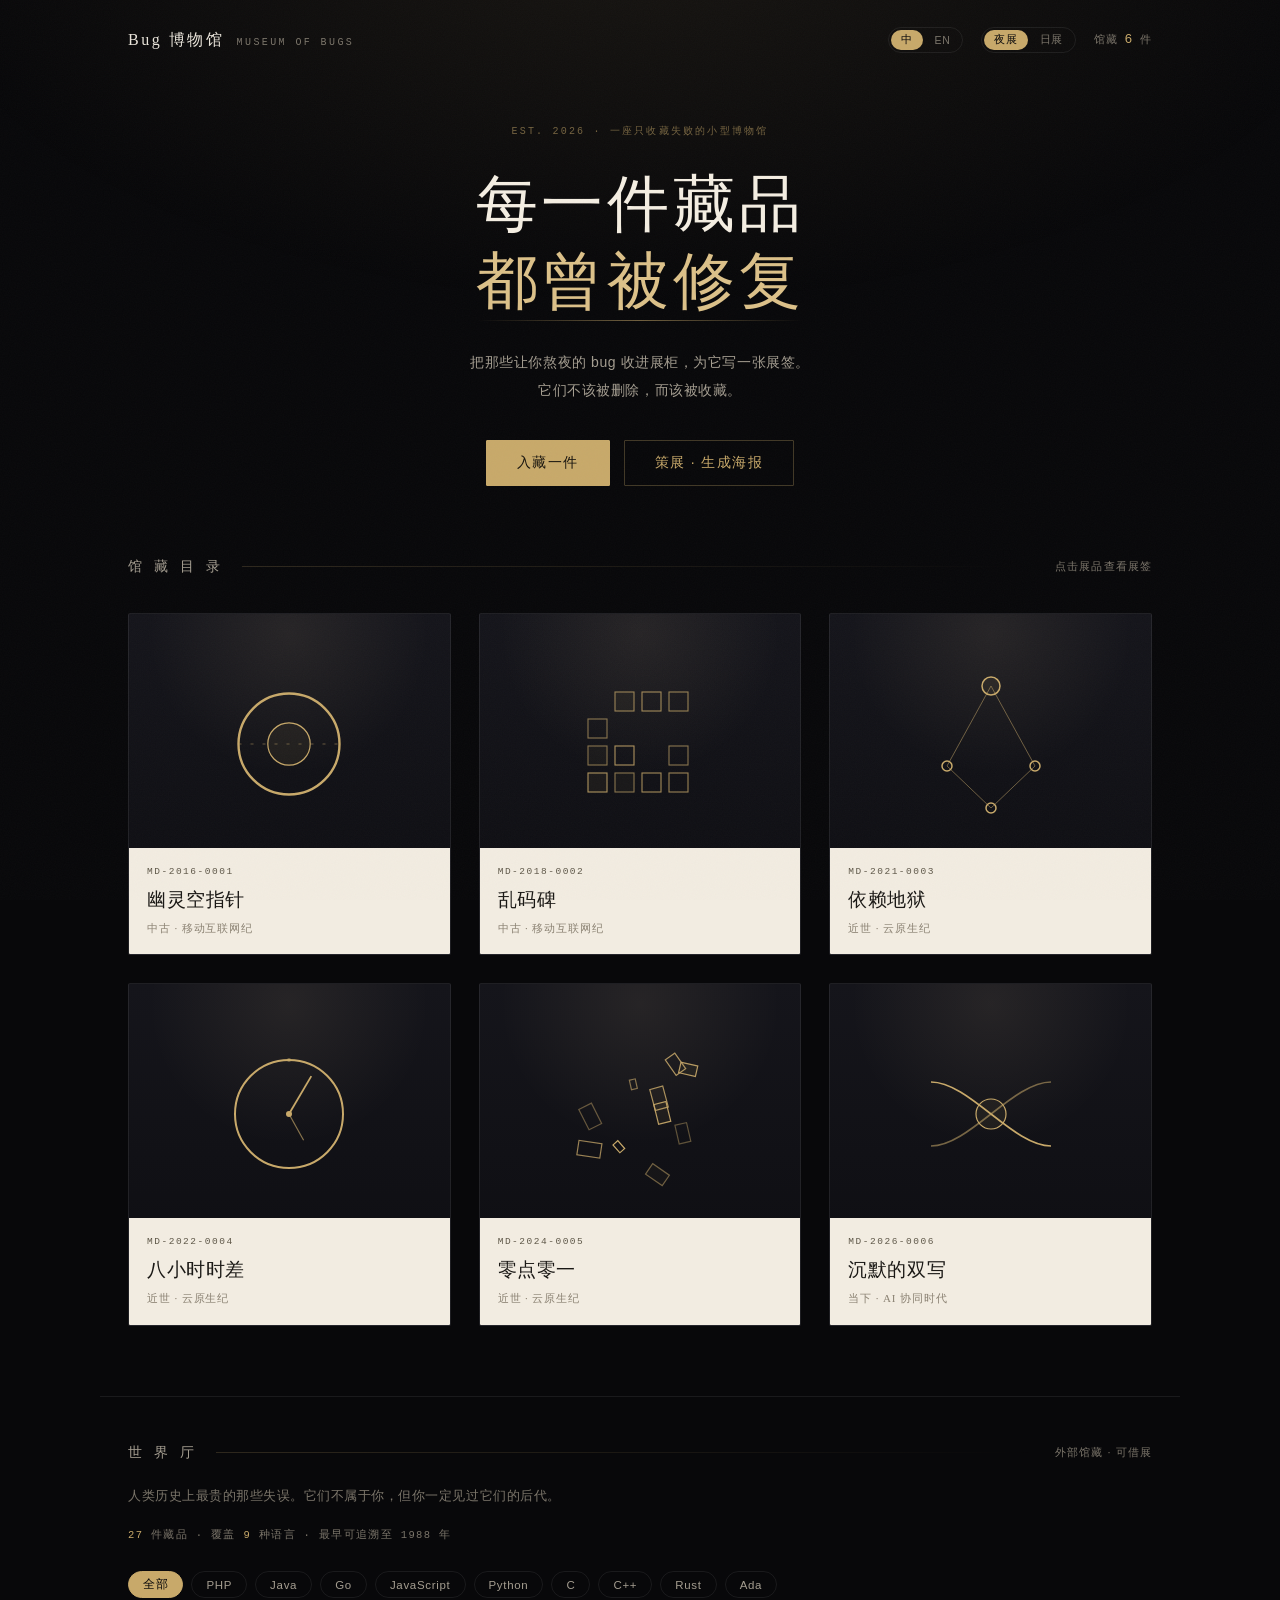
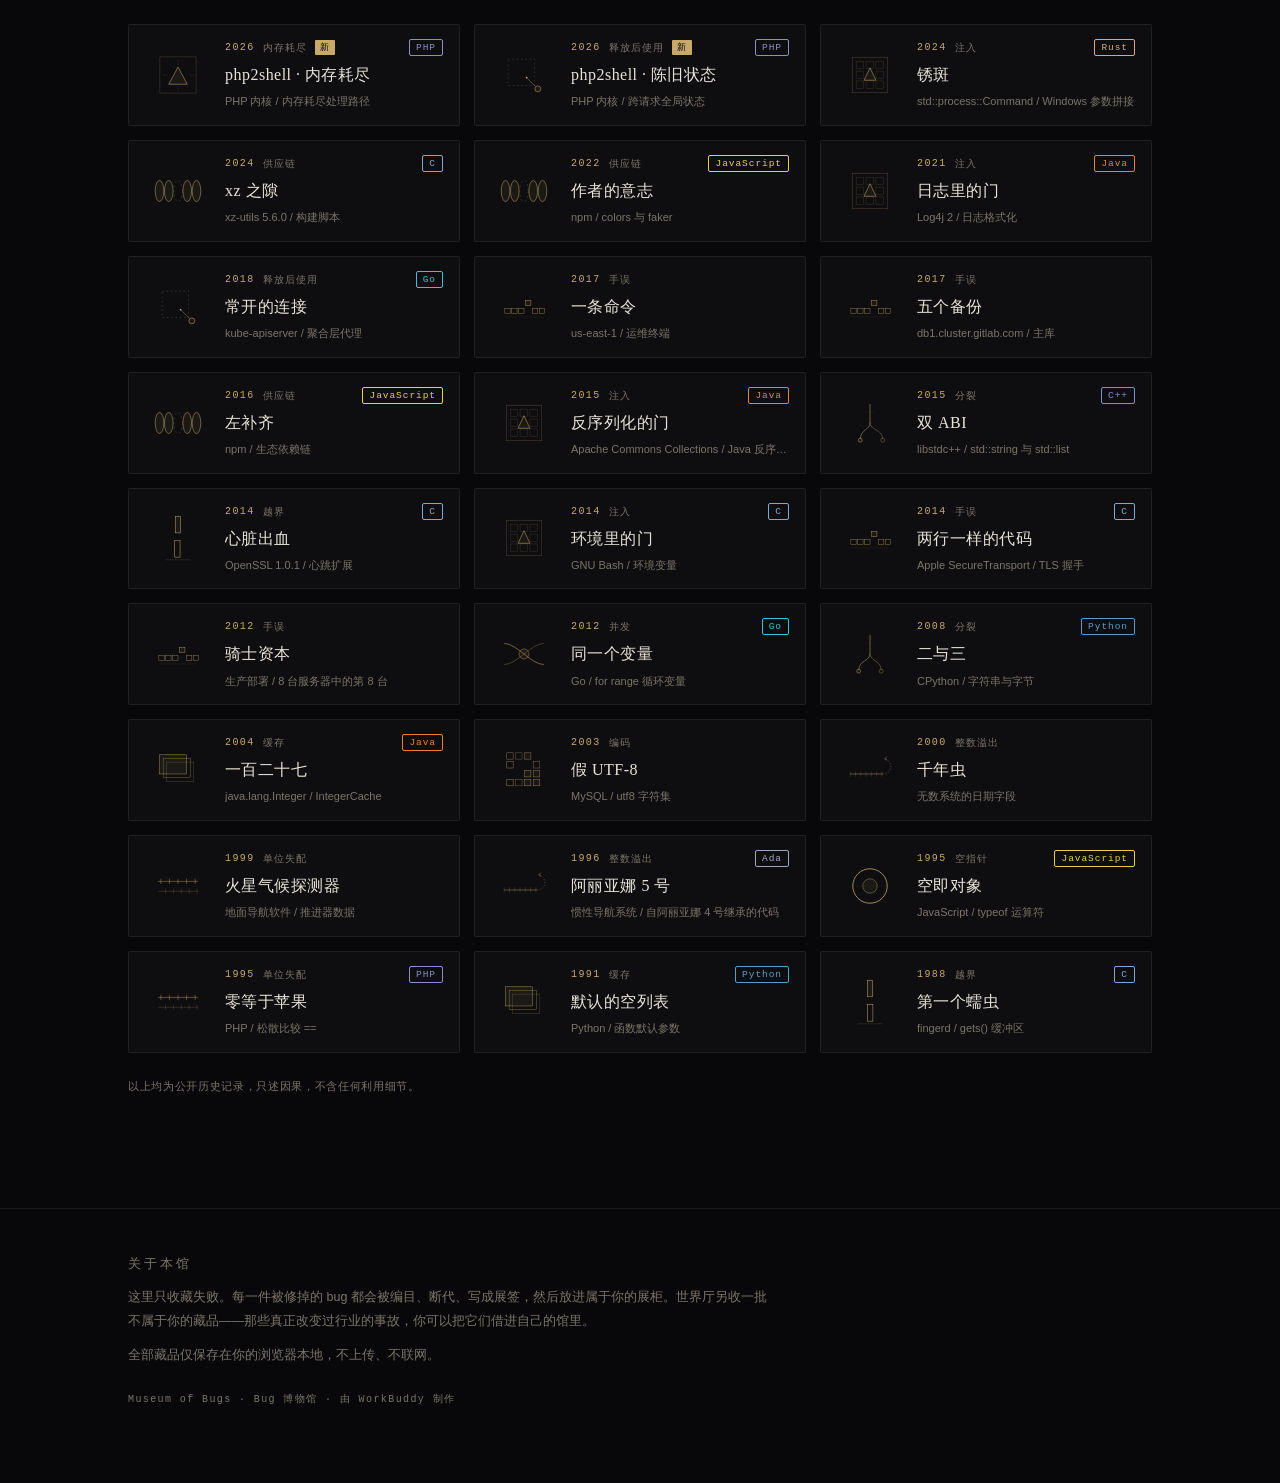
<file: index.html>
<!DOCTYPE html>
<html lang="zh-CN">
<head>
<meta charset="UTF-8" />
<meta name="viewport" content="width=device-width, initial-scale=1.0, maximum-scale=1.0, user-scalable=no, viewport-fit=cover" />
<title>Bug 博物馆 · Museum of Bugs</title>
<meta name="description" content="一座只收藏失败的小型博物馆。把你修过的 bug 收进展柜，为它写一张展签。" />
<meta name="theme-color" content="#08080a" />
<link rel="icon" href="assets/icon.svg" type="image/svg+xml" />
<link rel="apple-touch-icon" href="assets/icon-512.png" />
<script src="assets/js/boot.js"></script>
<link rel="stylesheet" href="assets/css/base.css" />
<link rel="stylesheet" href="assets/css/layout.css" />
<link rel="stylesheet" href="assets/css/exhibit.css" />
<link rel="stylesheet" href="assets/css/modal.css" />
</head>
<body>
<div class="grain" aria-hidden="true"></div>

<header class="topbar">
  <div class="brand">
    <span class="brand-cn" data-i18n="brand">Bug 博物馆</span>
    <span class="brand-en">MUSEUM OF BUGS</span>
  </div>
  <div class="topbar-right">
    <div class="seg" role="group" aria-label="Language">
      <button type="button" data-lang-btn="zh">中</button>
      <button type="button" data-lang-btn="en">EN</button>
    </div>
    <div class="seg" role="group" aria-label="Style">
      <button type="button" data-theme-btn="night" data-i18n="theme.night">夜展</button>
      <button type="button" data-theme-btn="day" data-i18n="theme.day">日展</button>
    </div>
    <div class="topmeta">
      <span data-i18n="count.pre">馆藏</span><b id="stat-count">0</b><span data-i18n="count.unit">件</span>
    </div>
  </div>
</header>

<main>
  <section class="hero">
    <p class="hero-kicker" data-i18n="hero.kicker">EST. 2026 · 一座只收藏失败的小型博物馆</p>
    <h1 class="hero-title" data-i18n-html="hero.title">每一件藏品<br /><em>都曾被修复</em></h1>
    <p class="hero-sub" data-i18n-html="hero.sub">把那些让你熬夜的 bug 收进展柜，为它写一张展签。<br class="br-desk" />它们不该被删除，而该被收藏。</p>
    <div class="hero-actions">
      <button class="btn btn-primary" id="btn-add" type="button" data-i18n="hero.add">入藏一件</button>
      <button class="btn btn-ghost" id="btn-curate" type="button" data-i18n="hero.curate">策展 · 生成海报</button>
    </div>
  </section>

  <section class="gallery-wrap">
    <div class="gallery-head">
      <h2 data-i18n="gallery.title">馆 藏 目 录</h2>
      <span class="gallery-line" aria-hidden="true"></span>
      <span class="gallery-tip" data-i18n="gallery.tip">点击展品查看展签</span>
    </div>
    <div class="gallery" id="gallery"></div>

    <div class="empty" id="empty" hidden>
      <svg class="empty-art" viewBox="0 0 200 160" aria-hidden="true">
        <rect x="30" y="120" width="140" height="6" fill="none" stroke="rgba(200,169,106,.35)" stroke-width="1"/>
        <rect x="58" y="86" width="84" height="34" fill="none" stroke="rgba(200,169,106,.45)" stroke-width="1"/>
        <rect x="74" y="30" width="52" height="56" fill="none" stroke="rgba(200,169,106,.18)" stroke-width="1" stroke-dasharray="4 6"/>
        <line x1="100" y1="48" x2="100" y2="68" stroke="rgba(200,169,106,.35)" stroke-width="1"/>
        <line x1="90" y1="58" x2="110" y2="58" stroke="rgba(200,169,106,.35)" stroke-width="1"/>
      </svg>
      <p data-i18n-html="empty.text">本馆尚无藏品。<br />第一件，往往是最难忘的那一件。</p>
      <button class="btn btn-ghost" id="btn-add-2" type="button" data-i18n="empty.btn">入藏第一件</button>
    </div>
  </section>

  <section class="wing">
    <div class="gallery-head">
      <h2 data-i18n="wing.title">世 界 厅</h2>
      <span class="gallery-line" aria-hidden="true"></span>
      <span class="gallery-tip" data-i18n="wing.tip">外部馆藏 · 可借展</span>
    </div>
    <p class="wing-intro" data-i18n="wing.intro">人类历史上最贵的那些失误。它们不属于你，但你一定见过它们的后代。</p>
    <p class="wing-stats" id="world-stats"></p>
    <div class="lang-filter" id="lang-filter"></div>
    <div class="world-grid" id="world-grid"></div>
    <p class="wing-note" data-i18n="wing.note">以上均为公开历史记录，只述因果，不含任何利用细节。</p>
  </section>
</main>

<footer class="foot">
  <div class="foot-inner">
    <p class="foot-lead" data-i18n="foot.lead">关于本馆</p>
    <p data-i18n="foot.p1">这里只收藏失败。每一件被修掉的 bug 都会被编目、断代、写成展签，然后放进属于你的展柜。世界厅另收一批不属于你的藏品——那些真正改变过行业的事故，你可以把它们借进自己的馆里。</p>
    <p data-i18n="foot.p2">全部藏品仅保存在你的浏览器本地，不上传、不联网。</p>
    <p class="foot-dim" data-i18n="foot.dim">Museum of Bugs · Bug 博物馆 · 由 WorkBuddy 制作</p>
  </div>
</footer>

<div class="modal" id="m-add" aria-hidden="true">
  <div class="modal-bg" data-close></div>
  <div class="modal-panel" role="dialog" aria-modal="true" aria-labelledby="m-add-title">
    <button class="modal-x" data-close type="button" aria-label="关闭">×</button>
    <div class="panel-head">
      <span class="kicker" data-i18n="add.kicker">入 藏 登 记</span>
      <h2 id="m-add-title" data-i18n="add.title">新 藏 品</h2>
      <button class="btn-tiny" id="btn-random" type="button" data-i18n="add.random">随机一件</button>
    </div>

    <form id="form-add" autocomplete="off" novalidate>
      <div class="field">
        <label for="f-name" data-i18n="add.name">藏品名称</label>
        <input id="f-name" name="name" maxlength="32" data-i18n-ph="add.name.ph" placeholder="例：幽灵空指针" required />
      </div>

      <div class="field">
        <label for="f-site" data-i18n="add.site">出土位置</label>
        <input id="f-site" name="site" maxlength="40" data-i18n-ph="add.site.ph" placeholder="例：用户中心 / 登录模块" required />
      </div>

      <div class="field">
        <label><span data-i18n="add.form">形制</span> <span class="hint" data-i18n="add.form.hint">选一个最接近的</span></label>
        <div class="tags" id="f-tags"></div>
      </div>

      <div class="field">
        <label for="f-cause" data-i18n="add.cause">亡故之因</label>
        <input id="f-cause" name="cause" maxlength="60" data-i18n-ph="add.cause.ph" placeholder="例：调用链第 3 层返回 null" />
      </div>

      <div class="field-row">
        <div class="field">
          <label for="f-date" data-i18n="add.date">断代</label>
          <input id="f-date" name="date" type="date" required />
        </div>
        <div class="field">
          <label for="f-fixer"><span data-i18n="add.fixer">修复者</span> <span class="hint" data-i18n="add.fixer.hint">选填</span></label>
          <input id="f-fixer" name="fixer" maxlength="20" data-i18n-ph="add.fixer.ph" placeholder="留名或留空" />
        </div>
      </div>

      <button class="btn btn-primary btn-block" type="submit" data-i18n="add.submit">收 入 馆 藏</button>
    </form>
  </div>
</div>

<div class="modal" id="m-view" aria-hidden="true">
  <div class="modal-bg" data-close></div>
  <div class="modal-panel panel-view" role="dialog" aria-modal="true" aria-labelledby="m-view-title">
    <button class="modal-x" data-close type="button" aria-label="关闭">×</button>
    <div id="view-body"></div>
    <div class="view-actions">
      <button class="btn btn-primary" id="btn-borrow" type="button" style="display:none">收入我的博物馆</button>
      <button class="btn btn-primary" id="btn-export" type="button">导出展签图</button>
      <button class="btn btn-ghost" id="btn-del" type="button">撤出馆藏</button>
    </div>
  </div>
</div>

<div class="modal" id="m-curate" aria-hidden="true">
  <div class="modal-bg" data-close></div>
  <div class="modal-panel panel-wide" role="dialog" aria-modal="true" aria-labelledby="m-curate-title">
    <button class="modal-x" data-close type="button" aria-label="关闭">×</button>
    <div class="panel-head">
      <span class="kicker" data-i18n="curate.kicker">策 展</span>
      <h2 id="m-curate-title" data-i18n="curate.title">挑出 6 件，生成一张海报</h2>
    </div>
    <div class="curate-style">
      <span class="curate-style-label" data-i18n="curate.style">展陈风格</span>
      <div class="seg" role="group" aria-label="Style">
        <button type="button" data-theme-btn="night" data-i18n="theme.night">夜展</button>
        <button type="button" data-theme-btn="day" data-i18n="theme.day">日展</button>
      </div>
      <span class="curate-style-hint" data-i18n="curate.style.hint">全站与导出的图同步</span>
    </div>
    <div class="pick-grid" id="pick-grid"></div>
    <p class="pick-hint" data-i18n="curate.hint">点击可增减；海报会按选择顺序排布。</p>
    <div class="pick-foot">
      <span class="pick-count"><span id="pick-label" data-i18n="curate.count">已选</span> <b id="pick-n">0</b> / 6</span>
      <button class="btn btn-primary" id="btn-poster" type="button" disabled>生成海报</button>
    </div>
  </div>
</div>

<div class="modal" id="m-preview" aria-hidden="true">
  <div class="modal-bg" data-close></div>
  <div class="modal-panel panel-preview" role="dialog" aria-modal="true" aria-label="预览">
    <button class="modal-x" data-close type="button" aria-label="关闭">×</button>
    <img class="preview-img" id="preview-img" alt="" />
    <p class="preview-hint" data-i18n="preview.hint">图片已生成。长按或右键图片即可保存。</p>
  </div>
</div>

<div class="toast" id="toast" role="status" aria-live="polite"></div>

<script src="assets/js/data.js"></script>
<script src="assets/js/data.en.js"></script>
<script src="assets/js/util.js"></script>
<script src="assets/js/i18n.js"></script>
<script src="assets/js/theme.js"></script>
<script src="assets/js/art.js"></script>
<script src="assets/js/store.js"></script>
<script src="assets/js/render.js"></script>
<script src="assets/js/exhibit.js"></script>
<script src="assets/js/form.js"></script>
<script src="assets/js/curate.js"></script>
<script src="assets/js/export.js"></script>
<script src="assets/js/app.js"></script>
</body>
</html>
</file>
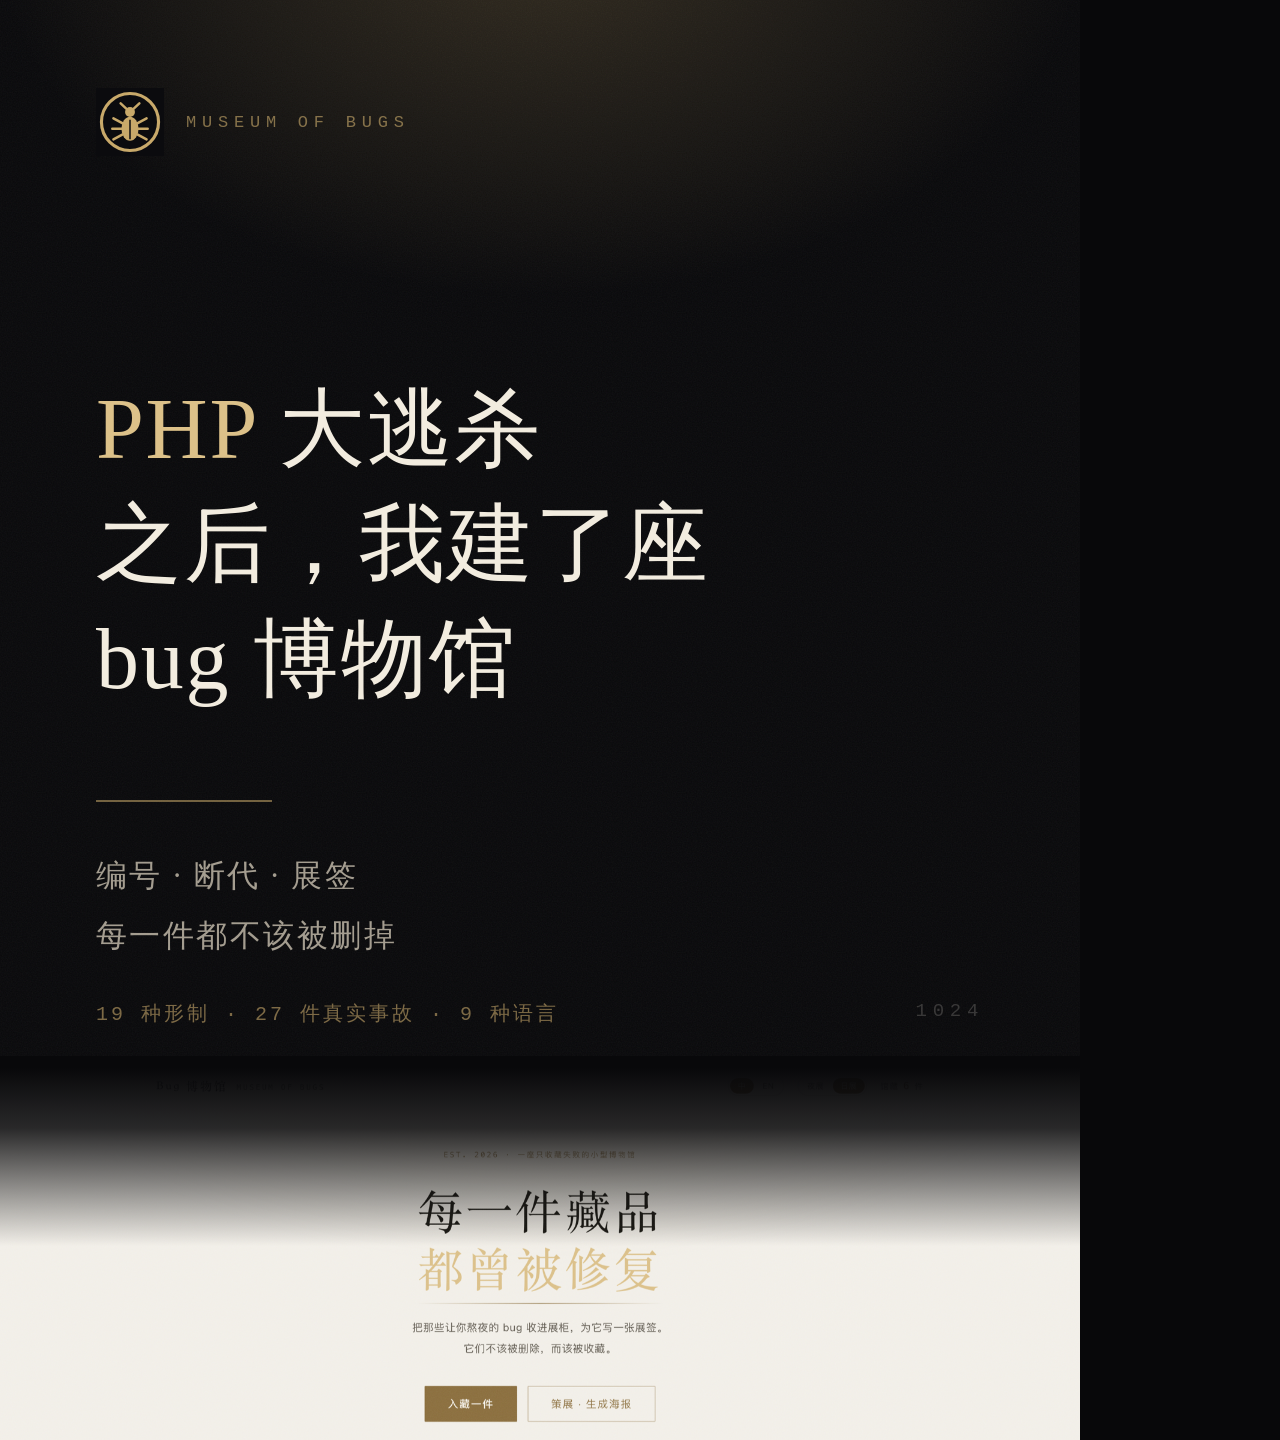
<file: submission/social/cover-hot.html>
<!DOCTYPE html>
<html><head><meta charset="utf-8">
<style>
  * { margin: 0; padding: 0; box-sizing: border-box; }
  body { width: 1080px; height: 1440px; overflow: hidden; background: #08080a; }
  .cover {
    position: relative; width: 1080px; height: 1440px;
    background: #08080a;
    font-family: "Songti SC", "STSong", serif;
  }
  .glow {
    position: absolute; left: 0; right: 0; top: 0; height: 860px;
    background: radial-gradient(780px 520px at 50% -8%, rgba(200,169,106,.22), transparent 70%);
  }
  .grain {
    position: absolute; inset: 0; opacity: .05; mix-blend-mode: screen;
    background-image: url("data:image/svg+xml,%3Csvg xmlns='http://www.w3.org/2000/svg' width='160' height='160'%3E%3Cfilter id='n'%3E%3CfeTurbulence type='fractalNoise' baseFrequency='0.8' numOctaves='3'/%3E%3C/filter%3E%3Crect width='160' height='160' filter='url(%23n)'/%3E%3C/svg%3E");
  }
  .top { position: absolute; left: 96px; top: 88px; display: flex; align-items: center; }
  .top img { width: 68px; height: 68px; display: block; }
  .kicker {
    margin-left: 22px;
    font-family: "SF Mono", monospace; font-size: 17px; letter-spacing: .34em;
    color: rgba(200,169,106,.62); text-transform: uppercase;
  }
  h1 {
    position: absolute; left: 96px; top: 372px;
    font-size: 86px; font-weight: 500; line-height: 1.34; letter-spacing: .02em;
    color: #f2ecdf;
  }
  h1 em { font-style: normal; color: #dcc189; }
  .rule { position: absolute; left: 96px; top: 800px; width: 176px; height: 2px; background: rgba(200,169,106,.55); }
  .sub {
    position: absolute; left: 96px; top: 846px;
    font-size: 31px; line-height: 1.95; letter-spacing: .08em; color: #a49d90;
  }
  .stats {
    position: absolute; left: 96px; top: 1000px;
    font-family: "SF Mono", monospace; font-size: 20px; letter-spacing: .15em;
    color: rgba(200,169,106,.6);
  }
  .strip {
    position: absolute; left: 0; right: 0; bottom: 0; height: 384px; overflow: hidden;
  }
  .strip img { display: block; width: 1080px; }
  .strip::before {
    content: ""; position: absolute; left: 0; right: 0; top: 0; height: 190px; z-index: 2;
    background: linear-gradient(#08080a 6%, rgba(8,8,10,.86) 38%, rgba(8,8,10,0));
  }
  .tag {
    position: absolute; right: 96px; top: 1000px;
    font-family: "SF Mono", monospace; font-size: 19px; letter-spacing: .3em;
    color: rgba(233,228,218,.2);
  }
</style></head>
<body>
<div class="cover">
  <div class="glow"></div>
  <div class="strip"><img src="../screenshots/04-day.png" alt="" /></div>
  <div class="grain"></div>
  <div class="top">
    <img src="../../assets/icon.svg" alt="" />
    <span class="kicker">Museum of Bugs</span>
  </div>
  <h1><em>PHP</em> 大逃杀<br />之后，我建了座<br />bug 博物馆</h1>
  <div class="rule"></div>
  <p class="sub">编号 · 断代 · 展签<br />每一件都不该被删掉</p>
  <div class="stats">19 种形制 · 27 件真实事故 · 9 种语言</div>
  <div class="tag">1024</div>
</div>
</body></html>
</file>
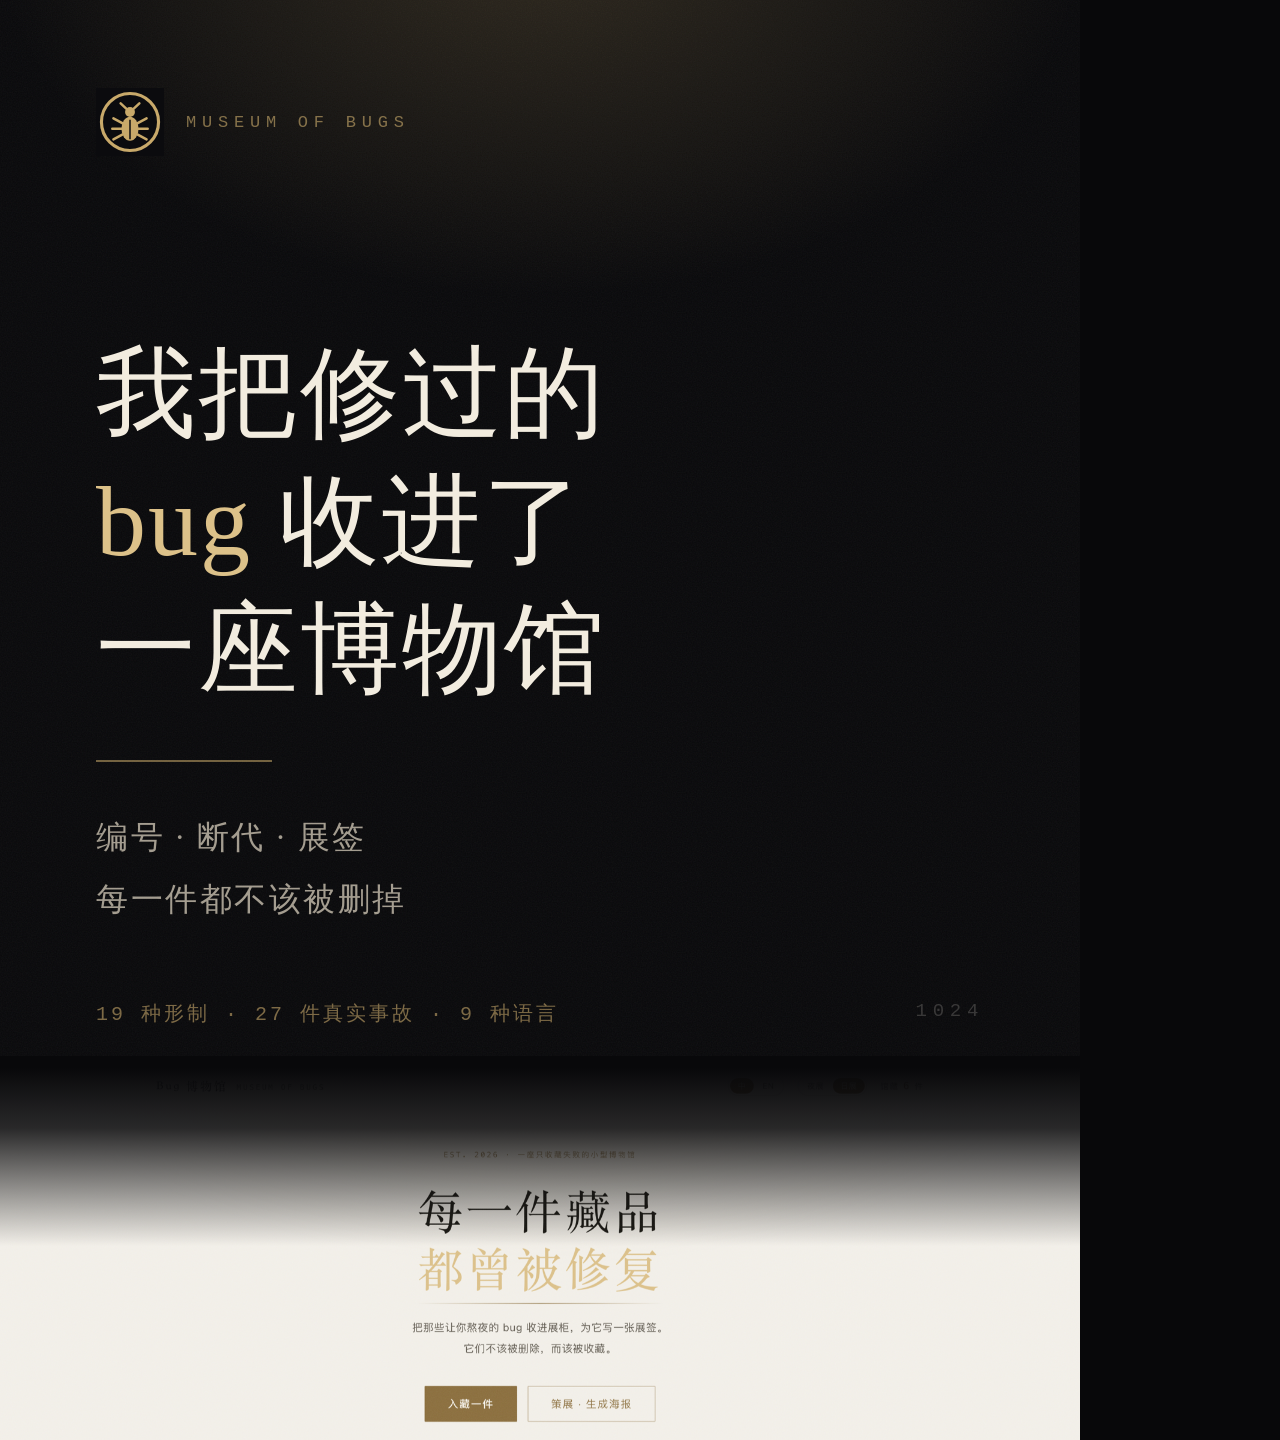
<file: submission/social/cover.html>
<!DOCTYPE html>
<html><head><meta charset="utf-8">
<style>
  * { margin: 0; padding: 0; box-sizing: border-box; }
  body { width: 1080px; height: 1440px; overflow: hidden; background: #08080a; }
  .cover {
    position: relative; width: 1080px; height: 1440px;
    background: #08080a;
    font-family: "Songti SC", "STSong", serif;
  }
  .glow {
    position: absolute; left: 0; right: 0; top: 0; height: 860px;
    background: radial-gradient(780px 520px at 50% -8%, rgba(200,169,106,.20), transparent 70%);
  }
  .grain {
    position: absolute; inset: 0; opacity: .05; mix-blend-mode: screen;
    background-image: url("data:image/svg+xml,%3Csvg xmlns='http://www.w3.org/2000/svg' width='160' height='160'%3E%3Cfilter id='n'%3E%3CfeTurbulence type='fractalNoise' baseFrequency='0.8' numOctaves='3'/%3E%3C/filter%3E%3Crect width='160' height='160' filter='url(%23n)'/%3E%3C/svg%3E");
  }
  .top { position: absolute; left: 96px; top: 88px; display: flex; align-items: center; }
  .top img { width: 68px; height: 68px; display: block; }
  .kicker {
    margin-left: 22px;
    font-family: "SF Mono", monospace; font-size: 17px; letter-spacing: .34em;
    color: rgba(200,169,106,.62); text-transform: uppercase;
  }
  h1 {
    position: absolute; left: 96px; top: 330px;
    font-size: 100px; font-weight: 500; line-height: 1.28; letter-spacing: .02em;
    color: #f2ecdf;
  }
  h1 em { font-style: normal; color: #dcc189; }
  .rule { position: absolute; left: 96px; top: 760px; width: 176px; height: 2px; background: rgba(200,169,106,.55); }
  .sub {
    position: absolute; left: 96px; top: 806px;
    font-size: 32px; line-height: 1.95; letter-spacing: .08em; color: #a49d90;
  }
  .stats {
    position: absolute; left: 96px; top: 1000px;
    font-family: "SF Mono", monospace; font-size: 20px; letter-spacing: .15em;
    color: rgba(200,169,106,.6);
  }
  .strip {
    position: absolute; left: 0; right: 0; bottom: 0; height: 384px; overflow: hidden;
  }
  .strip img { display: block; width: 1080px; }
  .strip::before {
    content: ""; position: absolute; left: 0; right: 0; top: 0; height: 190px; z-index: 2;
    background: linear-gradient(#08080a 6%, rgba(8,8,10,.86) 38%, rgba(8,8,10,0));
  }
  .tag {
    position: absolute; right: 96px; top: 1000px;
    font-family: "SF Mono", monospace; font-size: 19px; letter-spacing: .3em;
    color: rgba(233,228,218,.2);
  }
</style></head>
<body>
<div class="cover">
  <div class="glow"></div>
  <div class="strip"><img src="../screenshots/04-day.png" alt="" /></div>
  <div class="grain"></div>
  <div class="top">
    <img src="../../assets/icon.svg" alt="" />
    <span class="kicker">Museum of Bugs</span>
  </div>
  <h1>我把修过的<br /><em>bug</em> 收进了<br />一座博物馆</h1>
  <div class="rule"></div>
  <p class="sub">编号 · 断代 · 展签<br />每一件都不该被删掉</p>
  <div class="stats">19 种形制 · 27 件真实事故 · 9 种语言</div>
  <div class="tag">1024</div>
</div>
</body></html>
</file>
<file: assets/css/base.css>
/* 基础层：主题变量、重置、字体、按钮、轻提示
   两套主题：夜展（黑 + 金）与 日展（纸 + 墨），切换只改 <html data-theme>。 */

*, *::before, *::after { box-sizing: border-box; }

:root {
  /* 背景与表面 */
  --bg: #08080a;
  --bg-soft: #0d0d11;
  --surface: #15151b;
  --surface-2: #101015;
  --card-bg: rgba(255, 255, 255, .026);
  --card-bg-solid: #15151b;
  --hairline: rgba(255, 255, 255, .075);
  --hairline-strong: rgba(255, 255, 255, .13);

  /* 文字 */
  --text: #e9e4da;
  --text-strong: #f4eee2;
  --text-dim: #a49d90;
  --text-mute: #7b756a;

  /* 主色 */
  --gold: #c8a96a;
  --gold-soft: rgba(200, 169, 106, .55);
  --gold-line: rgba(200, 169, 106, .2);
  --gold-border: rgba(200, 169, 106, .3);
  --seal-red: #b5564a;

  /* 展签纸 */
  --paper: #f2ece1;
  --paper-ink: #1a1815;
  --paper-dim: #5f5849;
  --label-edge: transparent;
  --label-shadow: none;

  /* 叠层 */
  --scrim: rgba(4, 4, 6, .82);
  --toast-bg: rgba(20, 20, 26, .96);
  --toast-ink: var(--gold);
  --card-glow: rgba(255, 224, 178, .11);
  --hero-glow: rgba(200, 169, 106, .085);

  --serif: "Songti SC", "STSong", "Songti TC", "SimSun", "Noto Serif SC", serif;
  --sans: -apple-system, BlinkMacSystemFont, "PingFang SC", "Hiragino Sans GB", "Microsoft YaHei", sans-serif;
  --mono: "SF Mono", ui-monospace, Menlo, Consolas, monospace;
  --maxw: 1080px;
}

/* ---------------- 日展：纸 + 墨 ---------------- */
[data-theme="day"] {
  --bg: #f4f1ea;
  --bg-soft: #ece7db;
  --surface: #fffdf8;
  --surface-2: #fbf8f1;
  --card-bg: #fffdf8;
  --card-bg-solid: #fffdf8;
  --hairline: rgba(31, 28, 23, .13);
  --hairline-strong: rgba(31, 28, 23, .24);

  --text: #272420;
  --text-strong: #17150f;
  --text-dim: #5b554b;
  --text-mute: #6f6a5e;

  --gold: #8a6d3b;
  --gold-soft: rgba(138, 109, 59, .78);
  --gold-line: rgba(31, 28, 23, .16);
  --gold-border: rgba(138, 109, 59, .45);
  --seal-red: #a8493c;

  --paper: #ffffff;
  --paper-ink: #1a1815;
  --paper-dim: #6f6859;
  --label-edge: rgba(31, 28, 23, .1);
  --label-shadow: 0 1px 2px rgba(31, 28, 23, .07);

  --scrim: rgba(74, 68, 55, .42);
  --toast-bg: #24211b;
  --toast-ink: #f2ece1;
  --card-glow: rgba(200, 169, 106, .3);
  --hero-glow: rgba(200, 169, 106, .16);
}

html, body { margin: 0; padding: 0; }

[hidden] { display: none !important; }

body {
  background: var(--bg);
  color: var(--text);
  font-family: var(--sans);
  font-size: 15px;
  line-height: 1.7;
  -webkit-font-smoothing: antialiased;
  overflow-x: hidden;
  min-height: 100vh;
  transition: background-color .35s ease, color .35s ease;
}

body::before {
  content: "";
  position: fixed;
  top: 0;
  right: 0;
  bottom: 0;
  left: 0;
  z-index: 0;
  pointer-events: none;
  background: radial-gradient(1100px 560px at 50% -8%, var(--hero-glow), transparent 68%);
}

.grain {
  position: fixed;
  top: 0;
  right: 0;
  bottom: 0;
  left: 0;
  z-index: 60;
  pointer-events: none;
  opacity: .028;
  background-image: url("data:image/svg+xml,%3Csvg xmlns='http://www.w3.org/2000/svg' width='180' height='180'%3E%3Cfilter id='n'%3E%3CfeTurbulence type='fractalNoise' baseFrequency='0.85' numOctaves='3'/%3E%3C/filter%3E%3Crect width='180' height='180' filter='url(%23n)'/%3E%3C/svg%3E");
}
[data-theme="day"] .grain { opacity: .05; }

/* ---------- 分段开关（主题 / 语言共用） ---------- */
.seg {
  display: inline-flex;
  padding: 2px;
  border: 1px solid var(--hairline);
  border-radius: 999px;
}
.seg > * + * { margin-left: 2px; }
.seg button {
  font-family: var(--sans);
  font-size: 10.5px;
  letter-spacing: .06em;
  padding: 3px 10px;
  border: none;
  border-radius: 999px;
  background: none;
  color: var(--text-mute);
  cursor: pointer;
  transition: color .22s ease, background .22s ease;
  white-space: nowrap;
}
.seg button:hover { color: var(--gold); }
.seg button.on {
  background: var(--gold);
  color: var(--bg);
}

/* ---------- 按钮 ---------- */
.btn {
  font-family: var(--sans);
  font-size: 14px;
  letter-spacing: .1em;
  padding: 13px 30px;
  border-radius: 1px;
  cursor: pointer;
  transition: all .28s ease;
  border: 1px solid transparent;
  background: none;
  color: var(--text);
}
.btn-primary {
  background: var(--gold);
  color: #16130d;
  border-color: var(--gold);
  font-weight: 500;
}
[data-theme="day"] .btn-primary { color: #fbf9f3; }
.btn-primary:hover { background: #d8bb7c; border-color: #d8bb7c; }
[data-theme="day"] .btn-primary:hover { background: #7a5f31; border-color: #7a5f31; }
.btn-primary:disabled {
  background: transparent;
  color: var(--text-mute);
  border-color: var(--hairline);
  cursor: not-allowed;
}
.btn-ghost {
  border-color: var(--gold-border);
  color: var(--gold);
}
.btn-ghost:hover {
  border-color: var(--gold);
  background: rgba(200, 169, 106, .08);
}
.btn-block { width: 100%; margin-top: 12px; }
.btn-tiny {
  font-family: var(--sans);
  font-size: 11px;
  letter-spacing: .1em;
  color: var(--text-mute);
  background: none;
  border: none;
  border-bottom: 1px dashed var(--gold-border);
  padding: 0 0 2px;
  cursor: pointer;
  transition: color .25s;
}
.btn-tiny:hover { color: var(--gold); }

/* ---------- 轻提示 ---------- */
.toast {
  position: fixed;
  left: 50%;
  bottom: 40px;
  z-index: 200;
  transform: translate(-50%, 14px);
  padding: 12px 26px;
  background: var(--toast-bg);
  border: 1px solid var(--gold-border);
  border-radius: 2px;
  font-size: 13px;
  letter-spacing: .06em;
  color: var(--toast-ink);
  opacity: 0;
  pointer-events: none;
  transition: all .32s ease;
  white-space: nowrap;
}
.toast.show { opacity: 1; transform: translate(-50%, 0); }

/* ---------- 进场动画 ---------- */
@keyframes rise {
  from { transform: translateY(16px); }
  to { transform: translateY(0); }
}

/* ---------- 英文排版微调 ---------- */
.lang-en .brand-en { display: none; }
.lang-en .brand-cn {
  font-size: 17px;
  letter-spacing: .04em;
}
.lang-en .hero-title { letter-spacing: .012em; }
.lang-en .hero-kicker { letter-spacing: .18em; }
.lang-en .gallery-head h2 { letter-spacing: .2em; }
.lang-en .foot-lead { letter-spacing: .2em; }
</file>
<file: assets/css/layout.css>
/* 布局层：顶栏、首屏、分区标题、页脚 */

/* ---------- 顶栏 ---------- */
.topbar {
  position: relative;
  z-index: 2;
  max-width: var(--maxw);
  margin: 0 auto;
  padding: 26px 28px 0;
  display: flex;
  align-items: center;
  justify-content: space-between;
}
.topbar > * + * { margin-left: 16px; }
.topbar-right {
  display: flex;
  align-items: center;
}
.topbar-right > * + * { margin-left: 18px; }
.brand { display: flex; align-items: baseline; }
.brand > * + * { margin-left: 12px; }
.brand-cn {
  font-family: var(--serif);
  font-size: 16px;
  letter-spacing: .16em;
  color: var(--text);
}
.brand-en {
  font-family: var(--mono);
  font-size: 10px;
  letter-spacing: .24em;
  color: var(--text-mute);
}
.topmeta {
  display: flex;
  align-items: baseline;
  font-family: var(--mono);
  font-size: 11px;
  letter-spacing: .12em;
  color: var(--text-mute);
}
.topmeta > * + * { margin-left: 6px; }
.topmeta b { color: var(--gold); font-weight: 500; font-size: 13px; }

/* ---------- 首屏 ---------- */
.hero {
  position: relative;
  z-index: 2;
  max-width: var(--maxw);
  margin: 0 auto;
  padding: 70px 28px 62px;
  text-align: center;
}
.hero-kicker {
  margin: 0 0 26px;
  font-family: var(--mono);
  font-size: 10px;
  letter-spacing: .22em;
  color: var(--gold-soft);
  text-transform: uppercase;
}
.hero-title {
  margin: 0;
  font-family: var(--serif);
  font-size: 36px;
  font-weight: 400;
  line-height: 1.24;
  letter-spacing: .06em;
  color: var(--text-strong);
}
@media (min-width: 520px) { .hero-title { font-size: 42px; } }
@media (min-width: 720px) { .hero-title { font-size: 50px; } }
@media (min-width: 900px) { .hero-title { font-size: 56px; } }
@media (min-width: 1080px) { .hero-title { font-size: 62px; } }
.hero-title em {
  font-style: normal;
  color: #dcc189;
  position: relative;
}
.hero-title em::after {
  content: "";
  position: absolute;
  left: 0;
  right: 0;
  bottom: -6px;
  height: 1px;
  background: linear-gradient(90deg, transparent, var(--gold-soft), transparent);
}
.hero-sub {
  margin: 28px 0 0;
  font-size: 14px;
  line-height: 2;
  color: var(--text-dim);
  letter-spacing: .04em;
}
.hero-actions {
  margin: 29px -7px 0;
  display: flex;
  justify-content: center;
  flex-wrap: wrap;
}
.hero-actions > * { margin: 7px; }

/* ---------- 分区 ---------- */
.gallery-wrap {
  position: relative;
  z-index: 2;
  max-width: var(--maxw);
  margin: 0 auto;
  padding: 0 28px 70px;
}
.gallery-head {
  display: flex;
  align-items: center;
  margin-bottom: 34px;
}
.gallery-head > * + * { margin-left: 18px; }
.gallery-head h2 {
  margin: 0;
  font-family: var(--serif);
  font-size: 14px;
  font-weight: 400;
  letter-spacing: .3em;
  color: var(--text-dim);
  white-space: nowrap;
}
.gallery-line {
  flex: 1;
  height: 1px;
  background: linear-gradient(90deg, var(--gold-line), transparent);
}
.gallery-tip {
  font-size: 11px;
  letter-spacing: .1em;
  color: var(--text-mute);
  white-space: nowrap;
}

/* ---------- 世界厅 ---------- */
.wing {
  position: relative;
  z-index: 2;
  max-width: var(--maxw);
  margin: 0 auto;
  padding: 44px 28px 92px;
  border-top: 1px solid var(--hairline);
}
.wing-intro {
  margin: -14px 0 18px;
  font-size: 13px;
  line-height: 1.9;
  letter-spacing: .04em;
  color: var(--text-mute);
  max-width: 640px;
}
.wing-stats {
  margin: 0 0 26px;
  font-family: var(--mono);
  font-size: 10.5px;
  letter-spacing: .13em;
  color: var(--text-mute);
}
.wing-stats b { color: var(--gold); font-weight: 500; }
.wing-note {
  margin: 24px 0 0;
  font-size: 11px;
  letter-spacing: .06em;
  color: var(--text-mute);
}

/* ---------- 页脚 ---------- */
.foot {
  position: relative;
  z-index: 2;
  border-top: 1px solid var(--hairline);
  margin-top: 20px;
}
.foot-inner {
  max-width: var(--maxw);
  margin: 0 auto;
  padding: 44px 28px 64px;
}
.foot-lead {
  margin: 0 0 12px;
  font-family: var(--serif);
  font-size: 13px;
  letter-spacing: .24em;
  color: var(--gold-soft);
}
.foot p {
  margin: 0 0 10px;
  font-size: 12.5px;
  line-height: 1.9;
  color: var(--text-mute);
  max-width: 640px;
}
.foot .foot-dim {
  margin-top: 22px;
  font-family: var(--mono);
  font-size: 10px;
  letter-spacing: .14em;
  color: var(--text-mute);
}

/* ---------- 响应式：布局 ---------- */
@media (max-width: 720px) {
  .topbar { padding: 20px 20px 0; }
  .topbar-right > * + * { margin-left: 10px; }
  .topmeta { display: none; }
  .brand-en { display: none; }
  .hero { padding: 62px 20px 54px; }
  .hero-sub { font-size: 13px; }
  .br-desk { display: none; }
  .hero-actions { margin-top: 29px; flex-direction: column; }
  .hero-actions > * { margin: 7px 0; }
  .hero-actions .btn { width: 100%; }
  .gallery-wrap { padding: 0 20px 54px; }
  .gallery-tip { display: none; }
  .wing { padding: 34px 20px 70px; }
  .wing-intro { font-size: 12px; margin-bottom: 16px; }
  .wing-stats { font-size: 9.5px; letter-spacing: .08em; }
}
</file>
<file: assets/css/exhibit.css>
/* 展陈层：个人展柜、世界厅卡片、语言火漆印与筛选条 */

/* ---------- 个人馆藏 ---------- */
.gallery {
  display: grid;
  grid-template-columns: repeat(auto-fill, minmax(296px, 1fr));
  grid-gap: 28px;
}

.vitrine {
  position: relative;
  padding: 26px 0 0;
  background: linear-gradient(180deg, var(--card-bg-solid) 0%, var(--bg-soft) 100%);
  border: 1px solid var(--hairline);
  border-radius: 2px;
  cursor: pointer;
  overflow: hidden;
  transition: transform .4s cubic-bezier(.2, .8, .3, 1), border-color .4s ease;
  animation: rise .5s cubic-bezier(.2, .8, .3, 1) both;
}
.vitrine::before {
  content: "";
  position: absolute;
  left: 50%;
  top: -140px;
  width: 320px;
  height: 320px;
  transform: translateX(-50%);
  pointer-events: none;
  background: radial-gradient(circle, var(--card-glow), transparent 62%);
  transition: opacity .4s;
  opacity: .7;
}
.vitrine:hover {
  transform: translateY(-5px);
  border-color: var(--gold-border);
}
.vitrine:hover::before { opacity: 1; }
.vitrine-art {
  position: relative;
  height: 208px;
  display: flex;
  align-items: center;
  justify-content: center;
}
.vitrine-art svg { transition: filter .45s ease, transform .5s cubic-bezier(.2, .8, .3, 1); }
.vitrine:hover .vitrine-art svg {
  filter: drop-shadow(0 0 16px rgba(200, 169, 106, .45));
  transform: translateY(-2px);
}
.vitrine-label {
  position: relative;
  padding: 15px 18px 17px;
  background: var(--paper);
  color: var(--paper-ink);
  border-top: 1px solid var(--label-edge);
  box-shadow: var(--label-shadow);
}
.vno {
  display: block;
  font-family: var(--mono);
  font-size: 9.5px;
  letter-spacing: .16em;
  color: var(--paper-dim);
  margin-bottom: 7px;
}
.vitrine-label h3 {
  margin: 0 0 6px;
  font-family: var(--serif);
  font-size: 19px;
  font-weight: 500;
  line-height: 1.35;
  letter-spacing: .03em;
}
.vera {
  display: block;
  font-family: var(--serif);
  font-size: 11px;
  letter-spacing: .08em;
  color: #8a8172;
}

/* ---------- 空状态 ---------- */
.empty {
  padding: 60px 20px 40px;
  text-align: center;
  color: var(--text-mute);
}
.empty-art { width: 180px; height: 144px; margin-bottom: 22px; opacity: .9; }
[data-theme="day"] .empty-art { filter: brightness(.5) saturate(.85); }
.empty p {
  margin: 0 0 26px;
  font-family: var(--serif);
  font-size: 15px;
  line-height: 2.1;
  letter-spacing: .06em;
  color: var(--text-dim);
}

/* ---------- 语言筛选 ---------- */
.lang-filter {
  display: flex;
  flex-wrap: wrap;
  margin: -4px -4px 22px;
}
.lang-filter > * { margin: 4px; }
.chip {
  --chip: var(--gold);
  font-family: var(--sans);
  font-size: 11.5px;
  letter-spacing: .06em;
  padding: 5px 14px;
  color: var(--text-dim);
  background: transparent;
  border: 1px solid var(--hairline);
  border-radius: 999px;
  cursor: pointer;
  transition: color .22s ease, border-color .22s ease, background .22s ease;
}
.chip:hover { border-color: var(--chip); color: var(--chip); }
.chip.on {
  color: var(--bg);
  background: var(--chip);
  border-color: var(--chip);
}

/* ---------- 世界厅卡片 ---------- */
.world-grid {
  display: grid;
  grid-template-columns: repeat(auto-fill, minmax(300px, 1fr));
  grid-gap: 14px;
}
.wcard {
  position: relative;
  display: grid;
  grid-template-columns: 66px 1fr;
  grid-gap: 14px;
  align-items: center;
  padding: 14px 16px;
  background: var(--card-bg);
  border: 1px solid var(--hairline);
  border-radius: 2px;
  cursor: pointer;
  transition: border-color .3s ease, background .3s ease, transform .3s cubic-bezier(.2, .8, .3, 1);
  animation: rise .5s cubic-bezier(.2, .8, .3, 1) both;
}
.wcard:hover {
  border-color: var(--gold-border);
  transform: translateY(-2px);
}
.wcard:hover .wcard-art svg { filter: drop-shadow(0 0 12px rgba(200, 169, 106, .45)); }
.wcard.owned { border-color: var(--gold-border); }
.wcard-art {
  width: 66px;
  height: 66px;
  display: flex;
  align-items: center;
  justify-content: center;
}
.wcard-art svg { transition: filter .4s ease; }
.wcard-body { min-width: 0; }
.wcard-top {
  display: flex;
  align-items: center;
  margin-bottom: 5px;
}
.wcard-top > * + * { margin-left: 8px; }
.wyear {
  font-family: var(--mono);
  font-size: 10px;
  letter-spacing: .14em;
  color: var(--gold);
  flex-shrink: 0;
}
.wform {
  min-width: 0;
  font-size: 10px;
  letter-spacing: .1em;
  color: var(--text-mute);
  white-space: nowrap;
  overflow: hidden;
  text-overflow: ellipsis;
}
.whot {
  flex-shrink: 0;
  font-size: 9px;
  letter-spacing: .1em;
  color: var(--bg);
  background: var(--gold);
  padding: 0 5px;
  border-radius: 1px;
}
.wname {
  margin: 0 0 4px;
  font-family: var(--serif);
  font-size: 16px;
  font-weight: 500;
  letter-spacing: .03em;
  color: var(--text);
  white-space: nowrap;
  overflow: hidden;
  text-overflow: ellipsis;
}
.wsite {
  margin: 0;
  font-size: 11px;
  color: var(--text-mute);
  white-space: nowrap;
  overflow: hidden;
  text-overflow: ellipsis;
}
.wowned {
  flex-shrink: 0;
  font-size: 9px;
  letter-spacing: .08em;
  color: var(--gold);
  opacity: .8;
  white-space: nowrap;
}

/* ---------- 语言火漆印：方角表示“分类标签”，圆角留给可点的按钮 ---------- */
.seal {
  margin-left: auto;
  flex-shrink: 0;
  padding: 1px 6px;
  border: 1px solid currentColor;
  border-radius: 2px;
  font-family: var(--mono);
  font-size: 9.5px;
  line-height: 13px;
  letter-spacing: .1em;
  white-space: nowrap;
}

/* ---------- 响应式：展陈 ---------- */
@media (max-width: 720px) {
  .gallery { grid-template-columns: repeat(auto-fill, minmax(150px, 1fr)); grid-gap: 16px; }
  .vitrine { padding-top: 18px; }
  .vitrine-art { height: 128px; }
  .vitrine-label { padding: 12px 13px 14px; }
  .vitrine-label h3 { font-size: 16px; }
  .world-grid { grid-template-columns: 1fr; grid-gap: 10px; }
  .wcard { grid-template-columns: 54px 1fr; grid-gap: 12px; padding: 12px 14px; }
  .wcard-art { width: 54px; height: 54px; }
  .wname { font-size: 15px; }
  .chip { font-size: 11px; padding: 4px 12px; }
}
</file>
<file: assets/css/modal.css>
/* 弹层层：入藏表单、展签卡片、策展面板 */

.modal {
  position: fixed;
  top: 0;
  right: 0;
  bottom: 0;
  left: 0;
  z-index: 100;
  display: flex;
  align-items: center;
  justify-content: center;
  padding: 24px;
  opacity: 0;
  visibility: hidden;
  transition: opacity .3s ease, visibility .3s;
}
.modal.open { opacity: 1; visibility: visible; }
.modal-bg {
  position: absolute;
  top: 0;
  right: 0;
  bottom: 0;
  left: 0;
  background: var(--scrim);
}
@supports ((-webkit-backdrop-filter: blur(3px)) or (backdrop-filter: blur(3px))) {
  .modal-bg {
    -webkit-backdrop-filter: blur(3px);
    backdrop-filter: blur(3px);
  }
}
.modal-panel {
  position: relative;
  width: 100%;
  max-width: 520px;
  max-height: 88vh;
  overflow-y: auto;
  padding: 40px 38px 38px;
  background: var(--surface-2);
  border: 1px solid var(--gold-line);
  border-radius: 2px;
  transform: translateY(12px);
  transition: transform .34s cubic-bezier(.2, .8, .3, 1);
}
.modal.open .modal-panel { transform: translateY(0); }
.modal-panel::-webkit-scrollbar { width: 6px; }
.modal-panel::-webkit-scrollbar-thumb {
  background: rgba(200, 169, 106, .3);
}
.panel-wide { max-width: 720px; }
.modal-x {
  position: absolute;
  top: 14px;
  right: 16px;
  width: 32px;
  height: 32px;
  font-size: 22px;
  line-height: 1;
  color: var(--text-mute);
  background: none;
  border: none;
  cursor: pointer;
  transition: color .25s;
}
.modal-x:hover { color: var(--gold); }
.panel-head { position: relative; margin-bottom: 30px; }
.kicker {
  display: block;
  font-family: var(--mono);
  font-size: 9.5px;
  letter-spacing: .34em;
  color: var(--gold-soft);
  margin-bottom: 12px;
}
.panel-head h2 {
  margin: 0;
  font-family: var(--serif);
  font-size: 25px;
  font-weight: 400;
  letter-spacing: .12em;
  color: var(--text-strong);
}
.panel-head .btn-tiny {
  position: absolute;
  right: 0;
  bottom: 4px;
}

/* ---------- 表单 ---------- */
.field { margin-bottom: 22px; }
.field > label {
  display: block;
  margin-bottom: 9px;
  font-size: 11.5px;
  letter-spacing: .14em;
  color: var(--text-dim);
}
.field .hint {
  color: var(--text-mute);
  letter-spacing: .04em;
  font-size: 10.5px;
}
.field input {
  width: 100%;
  padding: 11px 2px;
  font-family: var(--serif);
  font-size: 16px;
  color: var(--text);
  background: transparent;
  border: none;
  border-bottom: 1px solid var(--hairline-strong);
  outline: none;
  transition: border-color .28s;
}
.field input::placeholder { color: var(--text-mute); opacity: .75; font-size: 14px; }
.field input:focus { border-bottom-color: var(--gold); }
.field input[type="date"] {
  color-scheme: dark;
  font-family: var(--sans);
  font-size: 14px;
}
[data-theme="day"] .field input[type="date"] { color-scheme: light; }
.field-row { display: grid; grid-template-columns: 1fr 1fr; grid-gap: 22px; }

.tags { display: flex; flex-wrap: wrap; margin: -4px; }
.tags > * { margin: 4px; }
.tag {
  font-family: var(--serif);
  font-size: 13px;
  letter-spacing: .06em;
  padding: 6px 14px;
  color: var(--text-dim);
  background: transparent;
  border: 1px solid var(--hairline);
  border-radius: 1px;
  cursor: pointer;
  transition: all .22s ease;
}
.tag:hover { border-color: var(--gold-border); color: var(--gold); }
.tag.on {
  background: rgba(200, 169, 106, .14);
  border-color: var(--gold);
  color: var(--gold);
}

/* ---------- 展签卡片 ---------- */
.panel-view { max-width: 560px; }
.labelcard {
  background: var(--paper);
  color: var(--paper-ink);
  padding: 34px 34px 30px;
  border: 1px solid var(--label-edge);
  border-radius: 1px;
  box-shadow: var(--label-shadow);
}
.lc-head {
  display: flex;
  justify-content: space-between;
  align-items: baseline;
  padding-bottom: 16px;
  border-bottom: 1px solid rgba(26, 24, 21, .14);
  margin-bottom: 22px;
}
.lc-no {
  font-family: var(--mono);
  font-size: 10px;
  letter-spacing: .16em;
  color: var(--paper-dim);
}
.lc-era {
  font-family: var(--serif);
  font-size: 11px;
  letter-spacing: .08em;
  color: #8a8172;
}
.lc-name {
  margin: 0 0 4px;
  font-family: var(--serif);
  font-size: 30px;
  font-weight: 600;
  line-height: 1.3;
  letter-spacing: .03em;
}
.lc-form {
  margin: 0 0 24px;
  font-family: var(--serif);
  font-size: 12.5px;
  letter-spacing: .1em;
  color: #8a8172;
}
.lc-lang {
  font-family: var(--mono);
  font-size: 10.5px;
  letter-spacing: .1em;
}
.lc-meta { margin: 0 0 22px; display: grid; grid-gap: 11px; }
.lc-meta > div {
  display: grid;
  grid-template-columns: 76px 1fr;
  grid-gap: 12px;
  align-items: baseline;
}
.lc-meta dt {
  font-family: var(--serif);
  font-size: 11.5px;
  letter-spacing: .12em;
  color: #948b7c;
}
.lc-meta dd {
  margin: 0;
  font-family: var(--serif);
  font-size: 13.5px;
  line-height: 1.65;
  color: #2a2620;
}
.lc-meta dd.cost { color: var(--seal-red); }
.lc-note {
  margin: 0;
  padding-top: 20px;
  border-top: 1px solid rgba(26, 24, 21, .1);
  font-family: var(--serif);
  font-size: 13px;
  line-height: 2;
  letter-spacing: .04em;
  color: #554e42;
  text-indent: 2em;
}

.view-actions {
  display: flex;
  flex-wrap: wrap;
  margin: 20px -6px 0;
}
.view-actions .btn { flex: 1; text-align: center; padding: 13px 12px; }
.view-actions > * { margin: 6px; }
#btn-borrow { flex: 1 0 100%; }

/* ---------- 策展 ---------- */
.curate-style {
  display: flex;
  align-items: center;
  flex-wrap: wrap;
  margin: -12px -6px 16px;
}
.curate-style > * { margin: 6px; }
.curate-style-label {
  font-size: 11px;
  letter-spacing: .14em;
  color: var(--text-dim);
}
.curate-style-hint {
  font-size: 10.5px;
  letter-spacing: .04em;
  color: var(--text-mute);
}

.pick-grid {
  display: grid;
  grid-template-columns: repeat(auto-fill, minmax(132px, 1fr));
  grid-gap: 12px;
  max-height: 42vh;
  overflow-y: auto;
  padding-right: 4px;
}
.pick-grid::-webkit-scrollbar { width: 5px; }
.pick-grid::-webkit-scrollbar-thumb { background: rgba(200, 169, 106, .3); }
.pick {
  position: relative;
  padding: 14px 10px 12px;
  background: var(--surface);
  border: 1px solid var(--hairline);
  border-radius: 2px;
  cursor: pointer;
  text-align: center;
  transition: all .24s ease;
}
.pick:hover { border-color: var(--gold-border); }
.pick.on {
  border-color: var(--gold);
  background: rgba(200, 169, 106, .12);
}
.pick.on::after {
  content: "✓";
  position: absolute;
  top: 6px;
  right: 8px;
  font-size: 11px;
  color: var(--gold);
}
.pick svg { display: block; margin: 0 auto 6px; }
.pick-name {
  display: block;
  font-family: var(--serif);
  font-size: 12.5px;
  color: var(--text-dim);
  overflow: hidden;
  text-overflow: ellipsis;
  white-space: nowrap;
}
.pick.on .pick-name { color: var(--gold); }
.pick-hint {
  margin: 14px 0 0;
  font-size: 11px;
  letter-spacing: .08em;
  color: var(--text-mute);
}
.pick-foot {
  display: flex;
  align-items: center;
  justify-content: space-between;
  margin-top: 22px;
  padding-top: 22px;
  border-top: 1px solid var(--hairline);
}
.pick-foot > * + * { margin-left: 16px; }
.pick-count {
  font-family: var(--mono);
  font-size: 11px;
  letter-spacing: .12em;
  color: var(--text-mute);
}
.pick-count b { color: var(--gold); font-weight: 500; }

/* ---------- 图片预览（无下载能力的替代交付方式） ---------- */
.panel-preview {
  max-width: 620px;
  text-align: center;
}
.preview-img {
  display: block;
  width: 100%;
  height: auto;
  border: 1px solid var(--hairline);
  border-radius: 2px;
}
.preview-hint {
  margin: 16px 0 0;
  font-size: 11.5px;
  letter-spacing: .06em;
  color: var(--text-mute);
}

/* ---------- 响应式：弹层 ---------- */
@media (max-width: 720px) {
  .modal { padding: 0; align-items: flex-end; }
  .modal-panel {
    max-width: none;
    max-height: 92vh;
    padding: 34px 22px 30px;
    border-radius: 3px 3px 0 0;
  }
  .field-row { grid-template-columns: 1fr; grid-gap: 0; }
  .labelcard { padding: 26px 22px 24px; }
  .lc-name { font-size: 25px; }
  .lc-meta > div { grid-template-columns: 68px 1fr; }
  .view-actions { flex-direction: column; }
  .curate-style { margin: -10px -4px 12px; }
  .curate-style > * { margin: 4px; }
}
</file>
